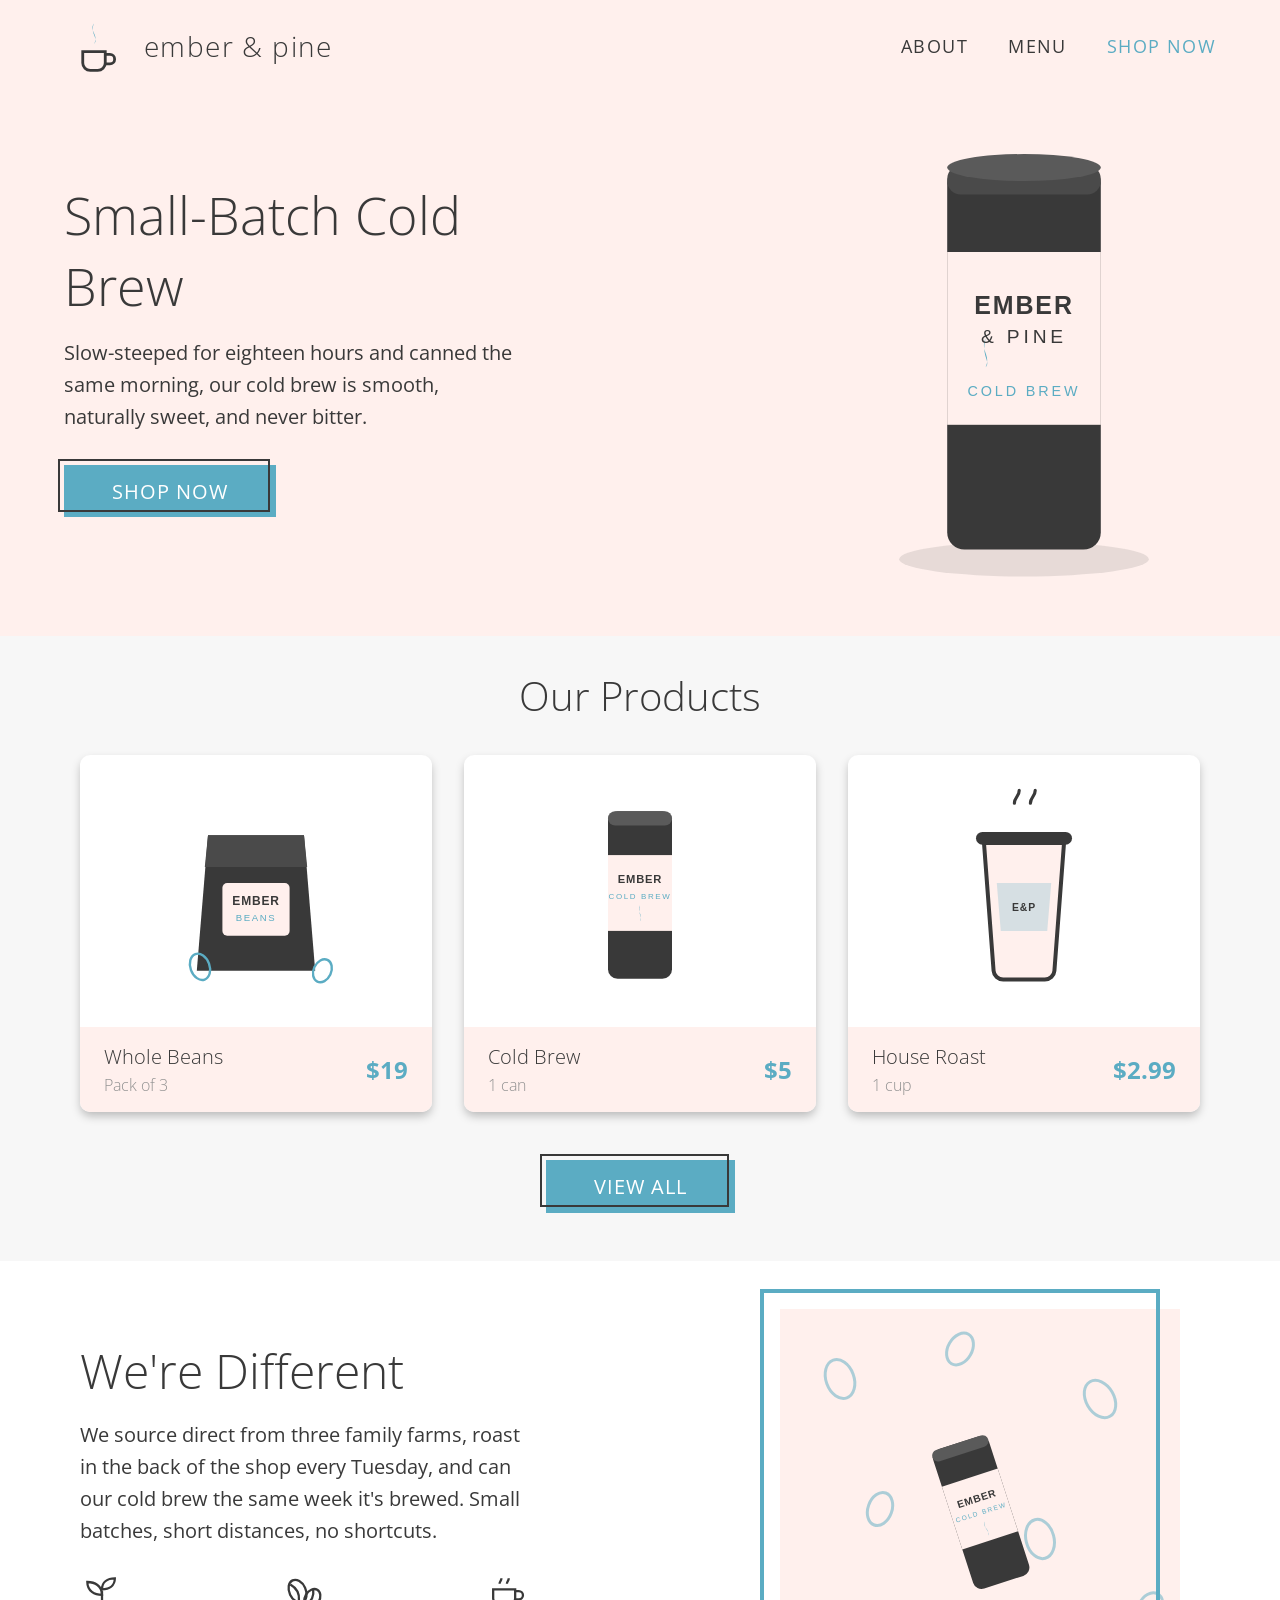
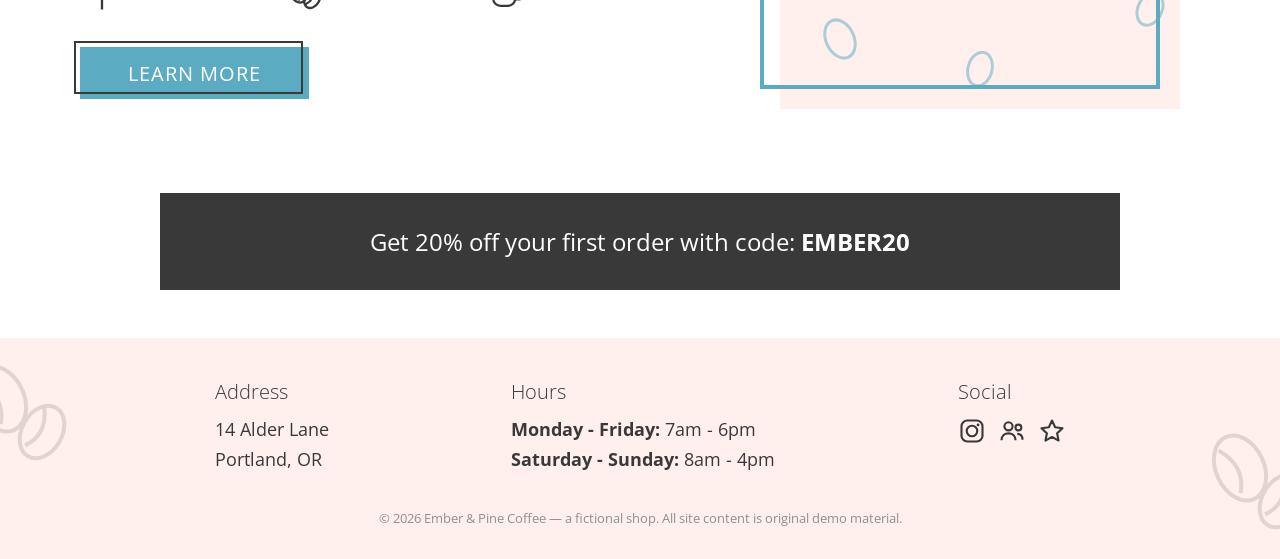
<file: index.html>
<!DOCTYPE html>
<html lang="en">

<head>
    <meta charset="UTF-8">
    <meta name="viewport" content="width=device-width, initial-scale=1.0">
    <meta name="author" content="Emerson Guimaraes">
    <meta name="description" content="Ember &amp; Pine Coffee — a fictional demo coffee shop. Small-batch cold brew, beans, and pastries.">
    <title>Ember &amp; Pine Coffee | Home</title>
    <link rel="icon" href="./assets/logos/logo-emberpine.svg" type="image/svg+xml">
    <link href="https://fonts.googleapis.com/css2?family=Open+Sans:ital,wght@0,300;0,400;0,600;0,700;1,400&display=swap"
        rel="stylesheet">
    <link rel="stylesheet" href="./css/global.css">
    <link rel="stylesheet" href="./css/landing.css">
</head>

<body>
    <header class="pink-background">
        <nav class="header-nav">
            <a href="./index.html" class="header-logo">
                <img src="./assets/logos/logo-emberpine.svg" alt="Ember &amp; Pine logo" class="header-logo-image">
            </a>
            <h2 class="header-wordmark">
                <a href="./index.html">ember &amp; pine</a>
            </h2>
            <ul class="header-nav-links no-bullets">
                <li><a href="#different" class="no-decoration font-graphite">ABOUT</a></li>
                <li><a href="./pages/menu.html" class="no-decoration font-graphite">MENU</a></li>
                <li><a href="./pages/menu.html" class="no-decoration font-blue">SHOP NOW</a></li>
            </ul>
        </nav>
        <section class="header-block">
            <div class="header-block-left">
                <h1 class="hero-title">Small-Batch Cold Brew</h1>
                <p class="header-coffee-description">Slow-steeped for eighteen hours and canned the same morning,
                    our cold brew is smooth, naturally sweet, and never bitter.</p>
                <a href="./pages/menu.html" class="no-decoration">
                    <span class="button-border-container">
                        <span class="button">SHOP NOW</span>
                    </span>
                </a>
            </div>
            <figure class="main-coffee-page-image">
                <img src="./assets/images/hero-can.svg" alt="Illustrated Ember &amp; Pine cold brew can">
            </figure>
        </section>
    </header>

    <main>
        <section id="our-products" class="grey-background">
            <h2 class="main-product-h2">Our Products</h2>
            <div class="main-product-list">
                <article class="main-product-box">
                    <img src="./assets/images/product-beans.svg" alt="Illustrated bag of Ember &amp; Pine beans" class="main-product-image">
                    <footer class="products-box-bottom">
                        <div class="products-box-under-image">
                            <h3 class="main-product-name">Whole Beans</h3>
                            <p class="main-product-quantity">Pack of 3</p>
                        </div>
                        <p class="main-product-price">$19</p>
                    </footer>
                </article>
                <article class="main-product-box">
                    <img src="./assets/images/product-coldbrew.svg" alt="Illustrated can of cold brew" class="main-product-image">
                    <footer class="products-box-bottom">
                        <div class="products-box-under-image">
                            <h3 class="main-product-name">Cold Brew</h3>
                            <p class="main-product-quantity">1 can</p>
                        </div>
                        <p class="main-product-price">$5</p>
                    </footer>
                </article>
                <article class="main-product-box">
                    <img src="./assets/images/product-cup.svg" alt="Illustrated cup of house roast" class="main-product-image">
                    <footer class="products-box-bottom">
                        <div class="products-box-under-image">
                            <h3 class="main-product-name">House Roast</h3>
                            <p class="main-product-quantity">1 cup</p>
                        </div>
                        <p class="main-product-price">$2.99</p>
                    </footer>
                </article>
            </div>
            <div class="button-container">
                <a href="./pages/menu.html">
                    <span class="button-border-container">
                        <span class="button">VIEW ALL</span>
                    </span>
                </a>
            </div>
        </section>

        <section id="different" class="white-background">
            <article class="different-block">
                <div class="different-block-left">
                    <h2 class="different-title">We're Different</h2>
                    <p class="different-description">We source direct from three family farms, roast in the back of
                        the shop every Tuesday, and can our cold brew the same week it's brewed. Small batches,
                        short distances, no shortcuts.</p>
                    <div class="different-icons">
                        <img src="./assets/icons/icon-plant.svg" class="different-icon" alt="Coffee plant icon">
                        <img src="./assets/icons/icon-beans.svg" class="different-icon" alt="Coffee beans icon">
                        <img src="./assets/icons/icon-cup.svg" class="different-icon" alt="Coffee cup icon">
                    </div>
                    <a href="./pages/menu.html" class="no-decoration">
                        <span class="button-border-container">
                            <span class="button">LEARN MORE</span>
                        </span>
                    </a>
                </div>
                <figure class="different-image-border">
                    <div class="different-image-block">
                        <img src="./assets/images/tilted-can.svg" alt="Tilted cold brew can" class="different-image-can">
                    </div>
                </figure>
            </article>
            <div class="main-discount-text-container">
                <p class="main-discount-text">Get 20% off your first order with code: <strong>EMBER20</strong></p>
            </div>
        </section>
    </main>

    <footer class="site-footer pink-background">
        <img src="./assets/logos/bean-decor.svg" alt="" class="footer-decor footer-decor--left" aria-hidden="true">
        <img src="./assets/logos/bean-decor.svg" alt="" class="footer-decor footer-decor--right" aria-hidden="true">

        <section class="footer-box">
            <article id="address">
                <h3 class="footer-text-h3">Address</h3>
                <div class="footer-text-p">
                    <p>14 Alder Lane</p>
                    <p>Portland, OR</p>
                </div>
            </article>

            <article id="hours">
                <h3 class="footer-text-h3">Hours</h3>
                <div class="footer-text-p">
                    <p><strong>Monday - Friday:</strong> 7am - 6pm</p>
                    <p><strong>Saturday - Sunday:</strong> 8am - 4pm</p>
                </div>
            </article>

            <article id="social">
                <h3 class="footer-text-h3">Social</h3>
                <div class="footer-text-icons">
                    <a href="https://www.instagram.com/" aria-label="Instagram">
                        <img src="./assets/icons/icon-camera.svg" alt="Instagram" class="footer-icon">
                    </a>
                    <a href="https://www.facebook.com/" aria-label="Facebook">
                        <img src="./assets/icons/icon-people.svg" alt="Facebook" class="footer-icon">
                    </a>
                    <a href="https://www.yelp.com/" aria-label="Reviews">
                        <img src="./assets/icons/icon-star.svg" alt="Reviews" class="footer-icon">
                    </a>
                </div>
            </article>
        </section>

        <p class="footer-copyright">© 2026 Ember &amp; Pine Coffee — a fictional shop. All site content is original demo material.</p>
    </footer>
</body>

</html>
</file>
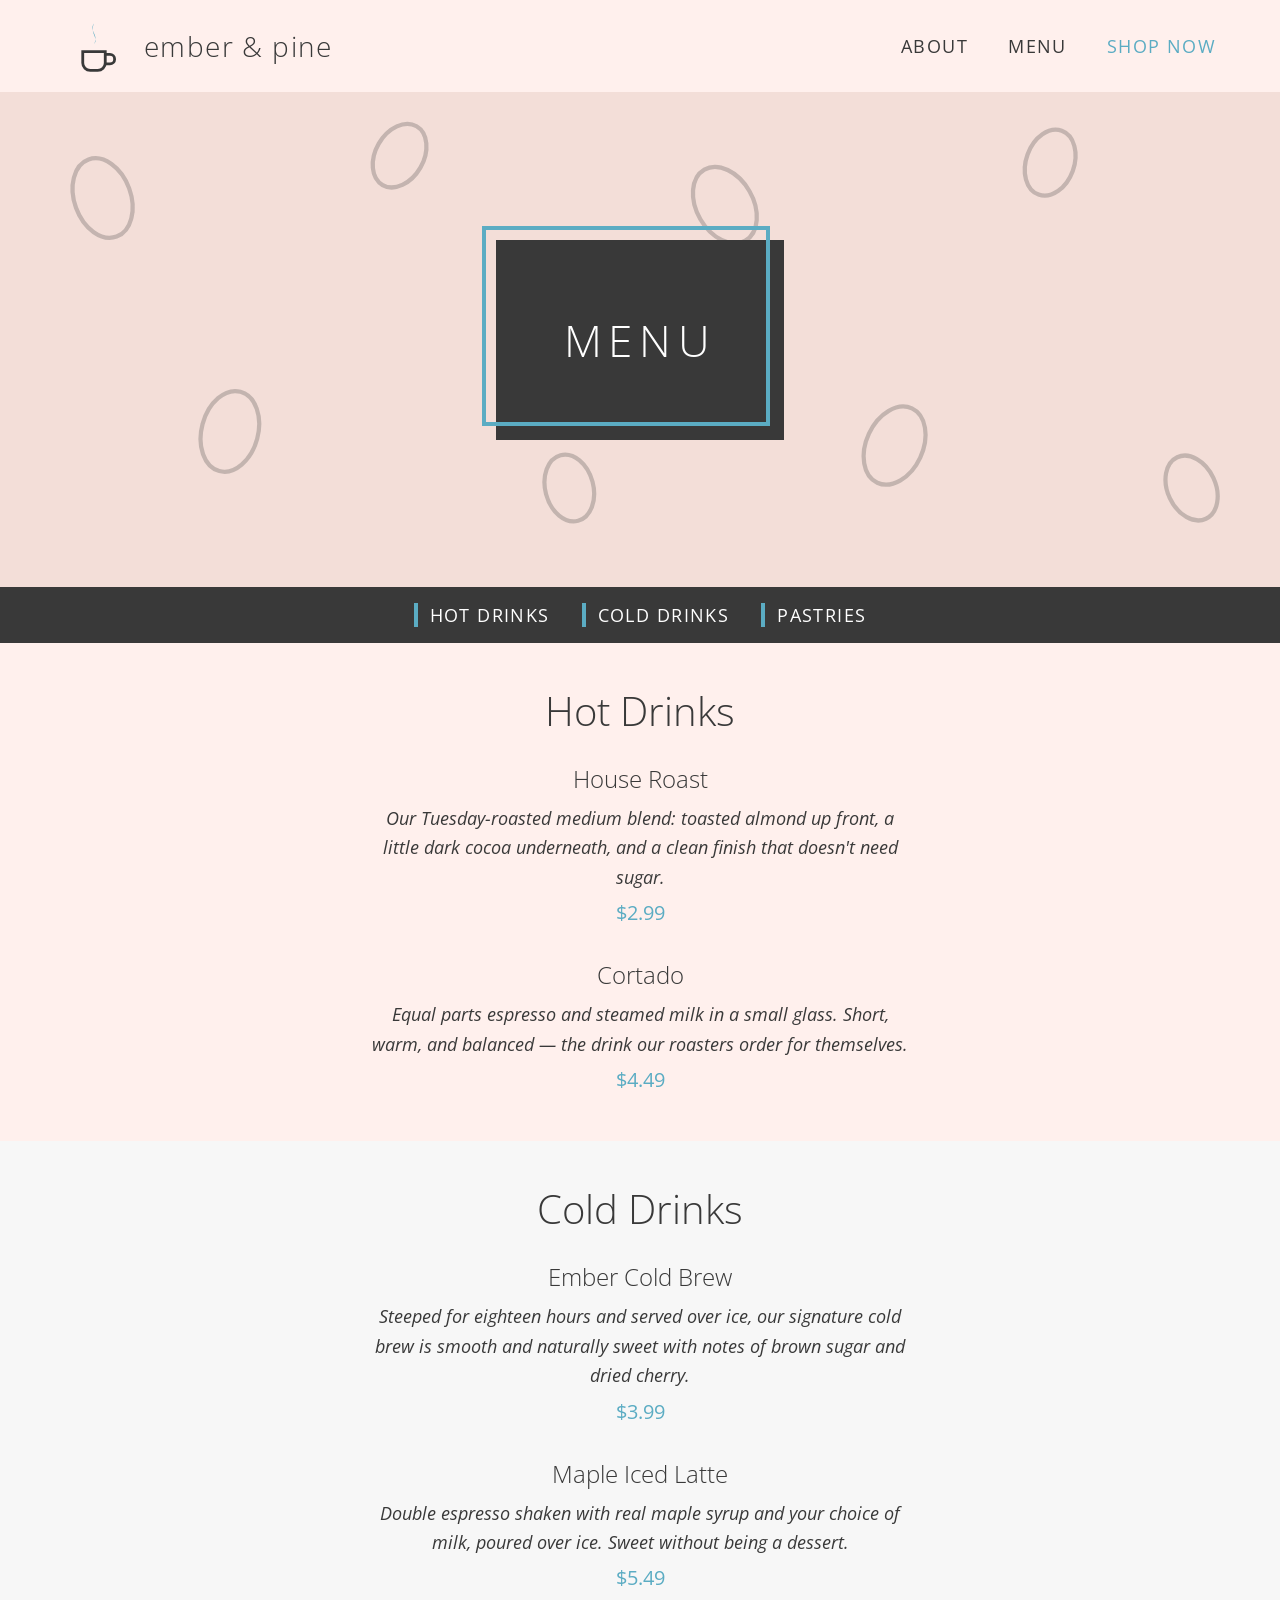
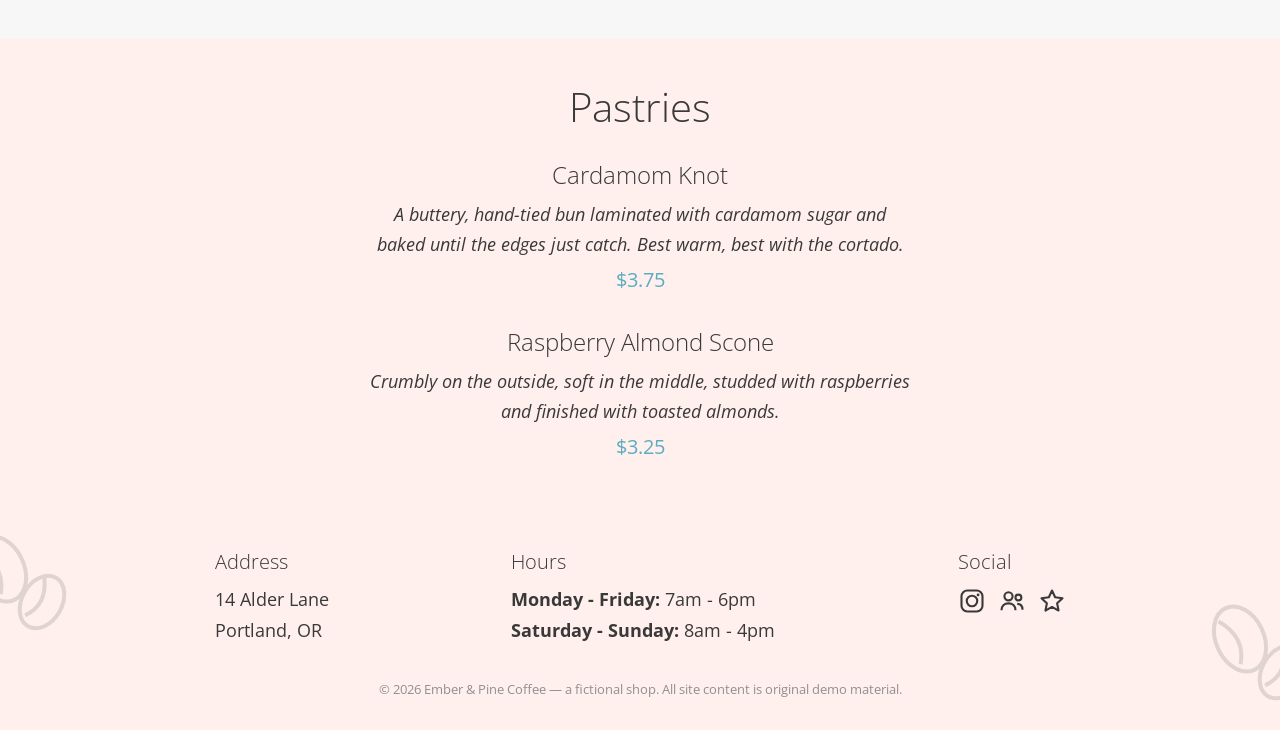
<file: pages/menu.html>
<!DOCTYPE html>
<html lang="en">

<head>
    <meta charset="UTF-8">
    <meta name="viewport" content="width=device-width, initial-scale=1.0">
    <meta name="author" content="Emerson Guimaraes">
    <meta name="description" content="Menu for Ember &amp; Pine Coffee — a fictional demo coffee shop.">
    <title>Ember &amp; Pine Coffee | Menu</title>
    <link rel="icon" href="../assets/logos/logo-emberpine.svg" type="image/svg+xml">
    <link href="https://fonts.googleapis.com/css2?family=Open+Sans:ital,wght@0,300;0,400;0,600;0,700;1,400&display=swap"
        rel="stylesheet">
    <link rel="stylesheet" href="../css/global.css">
    <link rel="stylesheet" href="../css/menu.css">
</head>

<body>
    <header class="pink-background">
        <nav class="header-nav">
            <a href="../index.html" class="header-logo">
                <img src="../assets/logos/logo-emberpine.svg" alt="Ember &amp; Pine logo" class="header-logo-image">
            </a>
            <h2 class="header-wordmark">
                <a href="../index.html">ember &amp; pine</a>
            </h2>
            <ul class="header-nav-links no-bullets">
                <li><a href="../index.html#different" class="no-decoration font-graphite">ABOUT</a></li>
                <li><a href="./menu.html" class="no-decoration font-graphite">MENU</a></li>
                <li><a href="./menu.html" class="no-decoration font-blue">SHOP NOW</a></li>
            </ul>
        </nav>
    </header>

    <main>
        <section class="main-menu-background">
            <header class="main-menu-box-border">
                <h1 class="main-menu-box">MENU</h1>
            </header>
        </section>

        <nav class="main-menu-block">
            <ul class="main-menu-list no-bullets">
                <li><a href="#hot-drinks" class="font-white no-decoration">HOT DRINKS</a></li>
                <li><a href="#cold-drinks" class="font-white no-decoration">COLD DRINKS</a></li>
                <li><a href="#pastries" class="font-white no-decoration">PASTRIES</a></li>
            </ul>
        </nav>

        <section id="hot-drinks" class="pink-background main-drinks-box">
            <h2 class="drink-heading">Hot Drinks</h2>
            <article>
                <h3 class="drink-name">House Roast</h3>
                <p class="drink-description">Our Tuesday-roasted medium blend: toasted almond up front, a little
                    dark cocoa underneath, and a clean finish that doesn't need sugar.</p>
                <p class="drink-price">$2.99</p>
            </article>
            <article>
                <h3 class="drink-name">Cortado</h3>
                <p class="drink-description">Equal parts espresso and steamed milk in a small glass. Short, warm,
                    and balanced — the drink our roasters order for themselves.</p>
                <p class="drink-price">$4.49</p>
            </article>
        </section>

        <section id="cold-drinks" class="grey-background main-drinks-box">
            <h2 class="drink-heading">Cold Drinks</h2>
            <article>
                <h3 class="drink-name">Ember Cold Brew</h3>
                <p class="drink-description">Steeped for eighteen hours and served over ice, our signature cold brew
                    is smooth and naturally sweet with notes of brown sugar and dried cherry.</p>
                <p class="drink-price">$3.99</p>
            </article>
            <article>
                <h3 class="drink-name">Maple Iced Latte</h3>
                <p class="drink-description">Double espresso shaken with real maple syrup and your choice of milk,
                    poured over ice. Sweet without being a dessert.</p>
                <p class="drink-price">$5.49</p>
            </article>
        </section>

        <section id="pastries" class="pink-background main-drinks-box">
            <h2 class="drink-heading">Pastries</h2>
            <article>
                <h3 class="drink-name">Cardamom Knot</h3>
                <p class="drink-description">A buttery, hand-tied bun laminated with cardamom sugar and baked until
                    the edges just catch. Best warm, best with the cortado.</p>
                <p class="drink-price">$3.75</p>
            </article>
            <article>
                <h3 class="drink-name">Raspberry Almond Scone</h3>
                <p class="drink-description">Crumbly on the outside, soft in the middle, studded with raspberries
                    and finished with toasted almonds.</p>
                <p class="drink-price">$3.25</p>
            </article>
        </section>
    </main>

    <footer class="site-footer pink-background">
        <img src="../assets/logos/bean-decor.svg" alt="" class="footer-decor footer-decor--left" aria-hidden="true">
        <img src="../assets/logos/bean-decor.svg" alt="" class="footer-decor footer-decor--right" aria-hidden="true">

        <section class="footer-box">
            <article id="address">
                <h3 class="footer-text-h3">Address</h3>
                <div class="footer-text-p">
                    <p>14 Alder Lane</p>
                    <p>Portland, OR</p>
                </div>
            </article>

            <article id="hours">
                <h3 class="footer-text-h3">Hours</h3>
                <div class="footer-text-p">
                    <p><strong>Monday - Friday:</strong> 7am - 6pm</p>
                    <p><strong>Saturday - Sunday:</strong> 8am - 4pm</p>
                </div>
            </article>

            <article id="social">
                <h3 class="footer-text-h3">Social</h3>
                <div class="footer-text-icons">
                    <a href="https://www.instagram.com/" aria-label="Instagram">
                        <img src="../assets/icons/icon-camera.svg" alt="Instagram" class="footer-icon">
                    </a>
                    <a href="https://www.facebook.com/" aria-label="Facebook">
                        <img src="../assets/icons/icon-people.svg" alt="Facebook" class="footer-icon">
                    </a>
                    <a href="https://www.yelp.com/" aria-label="Reviews">
                        <img src="../assets/icons/icon-star.svg" alt="Reviews" class="footer-icon">
                    </a>
                </div>
            </article>
        </section>

        <p class="footer-copyright">© 2026 Ember &amp; Pine Coffee — a fictional shop. All site content is original demo material.</p>
    </footer>
</body>

</html>
</file>
<file: css/global.css>
/* ==========================================================================
   Global — variables, nav, buttons, footer
   Mobile-first; breakpoint at 48rem (768px)
   ========================================================================== */

:root {
  --color-graphite: #393939;
  --color-blue: #5bacc3;
  --color-pink: #fff0ed;
  --color-grey: #f7f7f7;
  --color-white: #ffffff;
  --color-muted: #909090;

  --page-padding: 1.25rem;
}

@media (min-width: 48rem) {
  :root {
    --page-padding: 4rem;
  }
}

*,
*::before,
*::after {
  box-sizing: border-box;
}

body {
  font-family: "Open Sans", sans-serif;
  font-weight: 400;
  color: var(--color-graphite);
  margin: 0;
}

img {
  max-width: 100%;
  display: block;
}

/* Utilities kept from the original class naming */
.no-bullets {
  list-style-type: none;
  margin: 0;
  padding: 0;
}

.no-decoration {
  text-decoration: none;
}

.font-white {
  color: var(--color-white);
}

.font-graphite {
  color: var(--color-graphite);
}

.font-blue {
  color: var(--color-blue);
}

.pink-background {
  background-color: var(--color-pink);
}

.grey-background {
  background-color: var(--color-grey);
}

.white-background {
  background-color: var(--color-white);
}

/* --- Header nav --- */
.header-nav {
  display: flex;
  align-items: center;
  gap: 0.75rem;
  padding: 1rem var(--page-padding);
}

.header-logo-image {
  width: 3rem;
  height: 3rem;
}

.header-wordmark {
  margin: 0;
  margin-right: auto;
  font-size: 1.25rem;
  font-weight: 300;
  letter-spacing: 0.05em;
  white-space: nowrap;
}

.header-wordmark a {
  color: var(--color-graphite);
  text-decoration: none;
}

.header-nav-links {
  display: flex;
  align-items: center;
  gap: 1rem;
  font-size: 0.9rem;
  letter-spacing: 0.08em;
}

@media (min-width: 48rem) {
  .header-nav {
    gap: 1.25rem;
  }

  .header-logo-image {
    width: 3.75rem;
    height: 3.75rem;
  }

  .header-wordmark {
    font-size: 1.75rem;
  }

  .header-nav-links {
    gap: 2.5rem;
    font-size: 1.1rem;
  }
}

/* --- Button with offset border (press animation preserved) --- */
.button-border-container {
  position: relative;
  display: inline-block;
}

.button-border-container::after {
  content: "";
  border: 0.125rem solid var(--color-graphite);
  width: 100%;
  height: 100%;
  position: absolute;
  top: -0.35rem;
  left: -0.35rem;
  z-index: 1;
  transition: top 0.2s ease, left 0.2s ease;
}

.button-border-container:active::after {
  top: 0;
  left: 0;
}

/* Styled as a button but rendered as a span inside the link: a <button>
   nested in an <a> is invalid and takes two tab stops. */
.button {
  display: inline-block;
  background-color: var(--color-blue);
  color: var(--color-white);
  font-family: inherit;
  font-size: 1.1rem;
  font-weight: 400;
  letter-spacing: 0.05em;
  padding: 0.8rem 1.5rem;
  border: none;
  outline: 0;
  cursor: pointer;
  position: relative;
}

@media (min-width: 48rem) {
  .button {
    font-size: 1.25rem;
    padding: 0.8rem 3rem;
  }
}

/* --- Footer --- */
.site-footer {
  position: relative;
  overflow: hidden;
  padding: 2.5rem var(--page-padding) 2rem;
}

.footer-box {
  display: flex;
  flex-direction: column;
  gap: 1.5rem;
  position: relative;
  z-index: 1;
}

.footer-text-h3 {
  font-size: 1.25rem;
  font-weight: 300;
  margin: 0 0 0.75rem;
}

.footer-text-p p {
  margin: 0 0 0.4rem;
  font-size: 1rem;
}

.footer-text-icons {
  display: flex;
  align-items: center;
  gap: 0.75rem;
}

.footer-icon {
  width: 1.75rem;
  height: 1.75rem;
}

.footer-copyright {
  position: relative;
  z-index: 1;
  margin: 2rem 0 0;
  font-size: 0.8rem;
  color: var(--color-muted);
}

/* Decorative bean marks peeking in from the edges */
.footer-decor {
  position: absolute;
  width: 7.5rem;
  opacity: 0.15;
}

.footer-decor--left {
  top: 1rem;
  left: -2.5rem;
}

.footer-decor--right {
  bottom: 1rem;
  right: -2.5rem;
}

@media (min-width: 48rem) {
  .footer-box {
    flex-direction: row;
    justify-content: space-evenly;
    gap: 2rem;
  }

  .footer-text-p p {
    font-size: 1.1rem;
  }

  .footer-copyright {
    text-align: center;
  }
}
</file>
<file: css/landing.css>
/* ==========================================================================
   Landing page
   ========================================================================== */

/* --- Hero --- */
.header-block {
  display: flex;
  flex-direction: column;
  align-items: center;
  gap: 1.5rem;
  padding: 2rem var(--page-padding) 3rem;
}

.header-block-left {
  max-width: 28rem;
}

.hero-title {
  font-size: 2rem;
  font-weight: 300;
  margin: 0 0 1rem;
}

.header-coffee-description {
  font-size: 1.1rem;
  line-height: 1.6;
  margin: 0 0 2rem;
}

.main-coffee-page-image {
  margin: 0;
  width: min(60vw, 20rem);
}

@media (min-width: 48rem) {
  .header-block {
    flex-direction: row;
    justify-content: space-between;
    padding-top: 1rem;
  }

  .hero-title {
    font-size: 3.25rem;
  }

  .header-coffee-description {
    font-size: 1.25rem;
  }

  .main-coffee-page-image {
    width: min(30vw, 24rem);
  }
}

/* --- Products --- */
#our-products {
  padding: 2rem var(--page-padding) 3rem;
}

.main-product-h2 {
  font-size: 1.75rem;
  font-weight: 300;
  text-align: center;
  margin: 0 0 2rem;
}

.main-product-list {
  display: grid;
  grid-template-columns: 1fr;
  gap: 1.5rem;
  max-width: 70rem;
  margin: 0 auto 3rem;
}

.main-product-box {
  border-radius: 0.63rem;
  box-shadow: 0 0.3rem 0.6rem -0.05rem rgba(0, 0, 0, 0.25);
  background-color: var(--color-white);
  overflow: hidden;
  display: flex;
  flex-direction: column;
}

.main-product-image {
  width: 100%;
  padding: 1.5rem 2rem;
  max-height: 17rem;
  object-fit: contain;
}

.products-box-bottom {
  margin-top: auto;
  background-color: var(--color-pink);
  display: flex;
  justify-content: space-between;
  align-items: center;
  padding: 1rem 1.5rem;
}

.main-product-name {
  font-size: 1.25rem;
  font-weight: 300;
  margin: 0 0 0.25rem;
}

.main-product-quantity {
  font-weight: 300;
  color: var(--color-muted);
  margin: 0;
}

.main-product-price {
  color: var(--color-blue);
  font-size: 1.5rem;
  font-weight: 700;
  margin: 0;
}

.button-container {
  text-align: center;
}

@media (min-width: 48rem) {
  .main-product-h2 {
    font-size: 2.5rem;
  }

  .main-product-list {
    grid-template-columns: repeat(3, 1fr);
    gap: 2rem;
  }
}

/* --- "We're Different" --- */
#different {
  padding: 3rem var(--page-padding);
}

.different-block {
  display: flex;
  flex-direction: column;
  align-items: center;
  gap: 3rem;
  max-width: 70rem;
  margin: 0 auto;
}

.different-block-left {
  max-width: 28rem;
}

.different-title {
  font-size: 2rem;
  font-weight: 300;
  margin: 0 0 1rem;
}

.different-description {
  font-size: 1.1rem;
  line-height: 1.6;
  margin: 0 0 1.5rem;
}

.different-icons {
  display: flex;
  justify-content: space-between;
  margin-bottom: 2rem;
}

.different-icon {
  width: 2.75rem;
  height: 2.75rem;
}

/* Offset-border image block; can spins on hover (original animation) */
.different-image-border {
  position: relative;
  display: inline-block;
  margin: 0 1.25rem 1.25rem 0;
}

.different-image-border::after {
  content: "";
  border: 0.3rem solid var(--color-blue);
  width: 100%;
  height: 100%;
  position: absolute;
  top: -1.25rem;
  left: -1.25rem;
  z-index: 1;
}

.different-image-block {
  background: url(../assets/images/pattern-brew.svg);
  background-size: cover;
  background-position: center;
  width: min(80vw, 25rem);
  aspect-ratio: 1;
  display: flex;
  justify-content: center;
  align-items: center;
}

.different-image-can {
  width: 55%;
}

.different-image-border:hover .different-image-can {
  animation: rotateInfinite 2s linear infinite;
}

@keyframes rotateInfinite {
  0% {
    transform: rotate(0deg);
  }

  100% {
    transform: rotate(360deg);
  }
}

@media (min-width: 48rem) {
  .different-block {
    flex-direction: row;
    justify-content: space-between;
  }

  .different-title {
    font-size: 3rem;
  }

  .different-description {
    font-size: 1.25rem;
  }
}

/* --- Discount banner (flash animation preserved) --- */
.main-discount-text-container {
  text-align: center;
  margin-top: 4rem;
}

.main-discount-text {
  color: var(--color-white);
  background: var(--color-graphite);
  max-width: 60rem;
  margin: 0 auto;
  font-size: 1.1rem;
  padding: 1.5rem;
  animation: flashBackground 2.5s infinite alternate;
}

@keyframes flashBackground {
  0% {
    background: var(--color-graphite);
  }

  100% {
    background: var(--color-blue);
  }
}

@media (min-width: 48rem) {
  .main-discount-text {
    font-size: 1.5rem;
    padding: 2rem 4rem;
  }
}
</file>
<file: css/menu.css>
/* ==========================================================================
   Menu page
   ========================================================================== */

/* --- Hero with title box --- */
.main-menu-background {
  background-image: url(../assets/images/menu-hero.svg);
  background-size: cover;
  background-position: center;
  min-height: 40vh;
  display: flex;
  align-items: center;
  justify-content: center;
  padding: 3rem var(--page-padding);
}

.main-menu-box-border {
  position: relative;
  margin: 0;
}

.main-menu-box-border::after {
  content: "";
  border: 0.3rem solid var(--color-blue);
  width: 100%;
  height: 100%;
  position: absolute;
  top: -0.85rem;
  left: -0.85rem;
  z-index: 1;
}

.main-menu-box {
  background-color: var(--color-graphite);
  color: var(--color-white);
  width: min(70vw, 18rem);
  height: 10rem;
  font-size: 2rem;
  font-weight: 300;
  letter-spacing: 0.15em;
  display: flex;
  justify-content: center;
  align-items: center;
  margin: 0;
}

@media (min-width: 48rem) {
  .main-menu-background {
    min-height: 55vh;
  }

  .main-menu-box {
    height: 12.5rem;
    font-size: 2.75rem;
  }
}

/* --- Section nav bar --- */
.main-menu-block {
  background-color: var(--color-graphite);
  padding: 1rem var(--page-padding);
}

.main-menu-list {
  display: flex;
  flex-wrap: wrap;
  justify-content: center;
  gap: 1rem 2rem;
  font-size: 0.9rem;
  letter-spacing: 0.08em;
}

.main-menu-list > li {
  border-left: 0.3rem solid var(--color-blue);
  padding-left: 0.75rem;
}

@media (min-width: 48rem) {
  .main-menu-list {
    font-size: 1.1rem;
  }
}

/* --- Menu sections --- */
.main-drinks-box {
  padding: 2.5rem var(--page-padding) 3rem;
}

.drink-heading {
  text-align: center;
  font-size: 1.75rem;
  font-weight: 300;
  margin: 0 0 1.5rem;
}

.drink-name {
  text-align: center;
  font-size: 1.25rem;
  font-weight: 300;
  margin: 0 0 0.5rem;
}

.drink-description {
  font-size: 1.05rem;
  font-style: italic;
  text-align: center;
  line-height: 1.6;
  max-width: 34rem;
  margin: 0 auto;
}

.drink-price {
  color: var(--color-blue);
  font-size: 1.25rem;
  text-align: center;
  margin: 0.5rem 0 2rem;
}

.main-drinks-box article:last-child .drink-price {
  margin-bottom: 0;
}

@media (min-width: 48rem) {
  .drink-heading {
    font-size: 2.5rem;
  }

  .drink-name {
    font-size: 1.5rem;
  }

  .drink-description {
    font-size: 1.15rem;
  }
}
</file>
